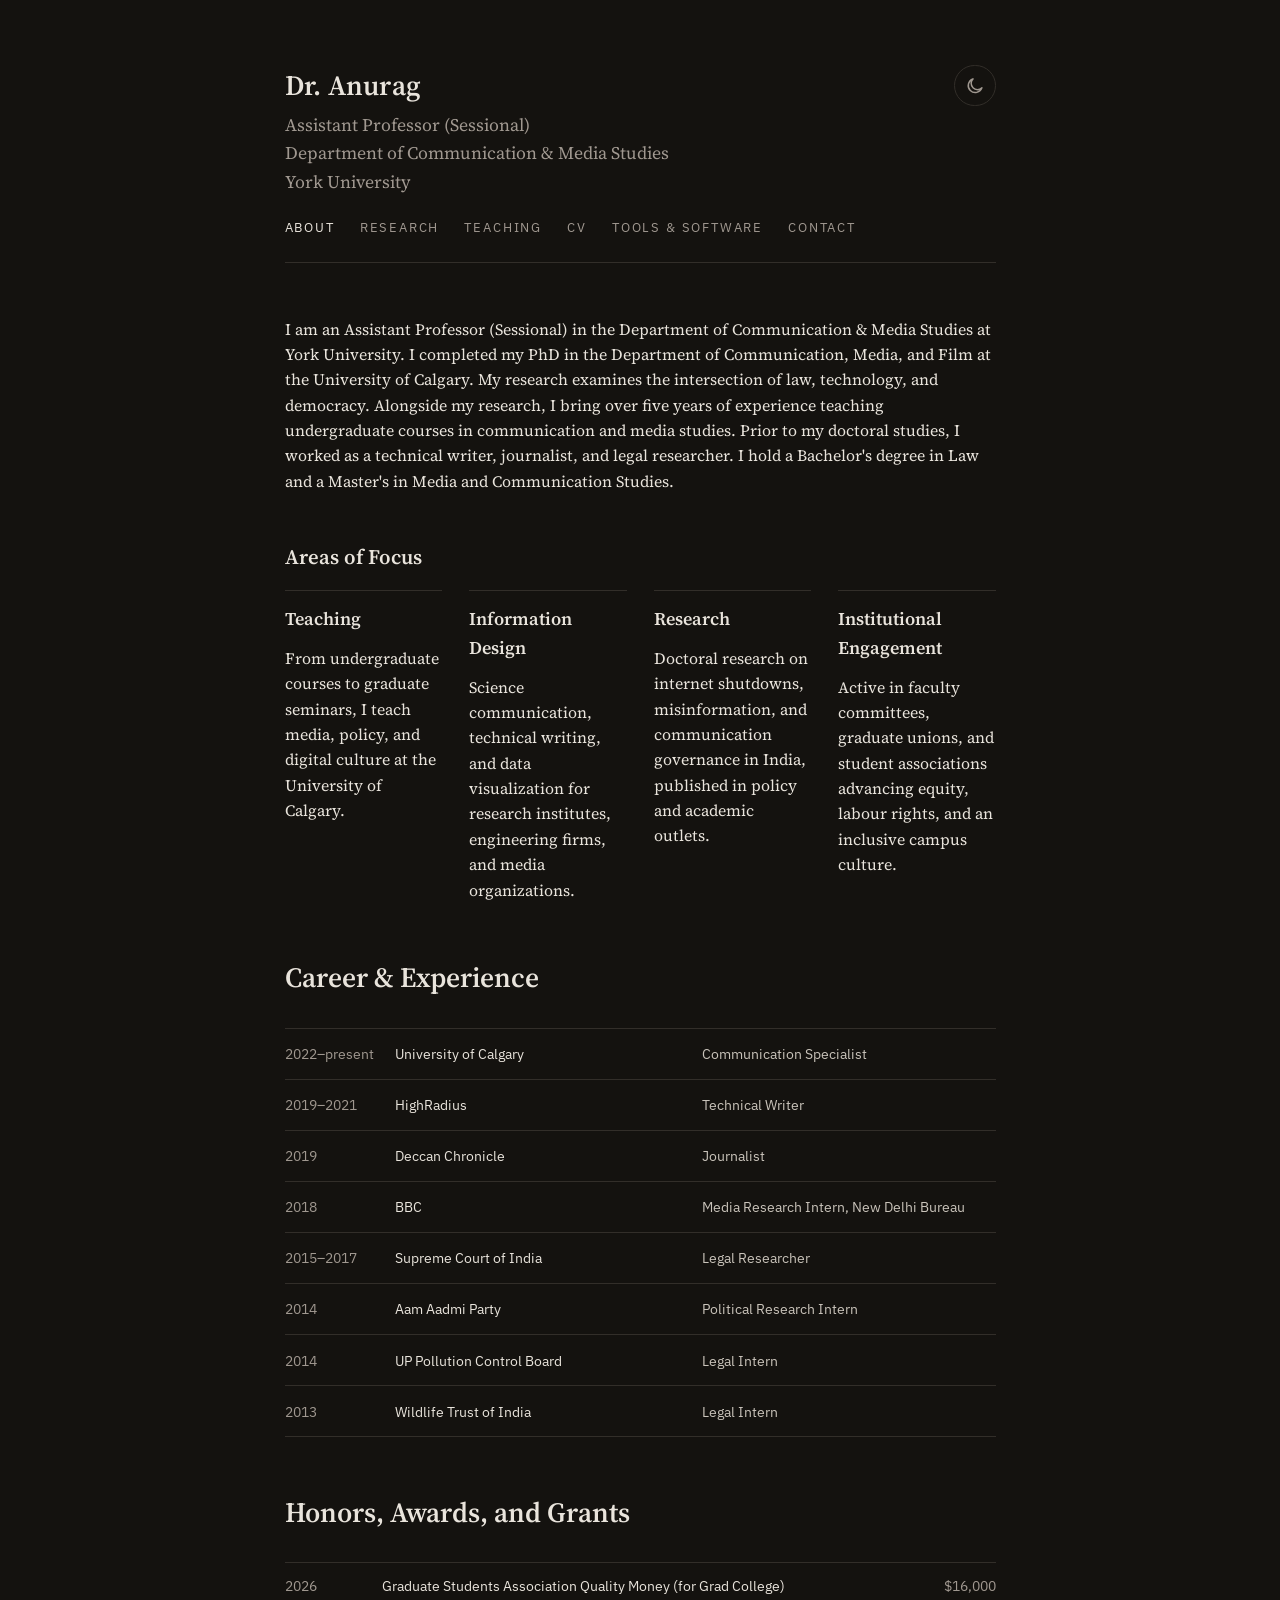
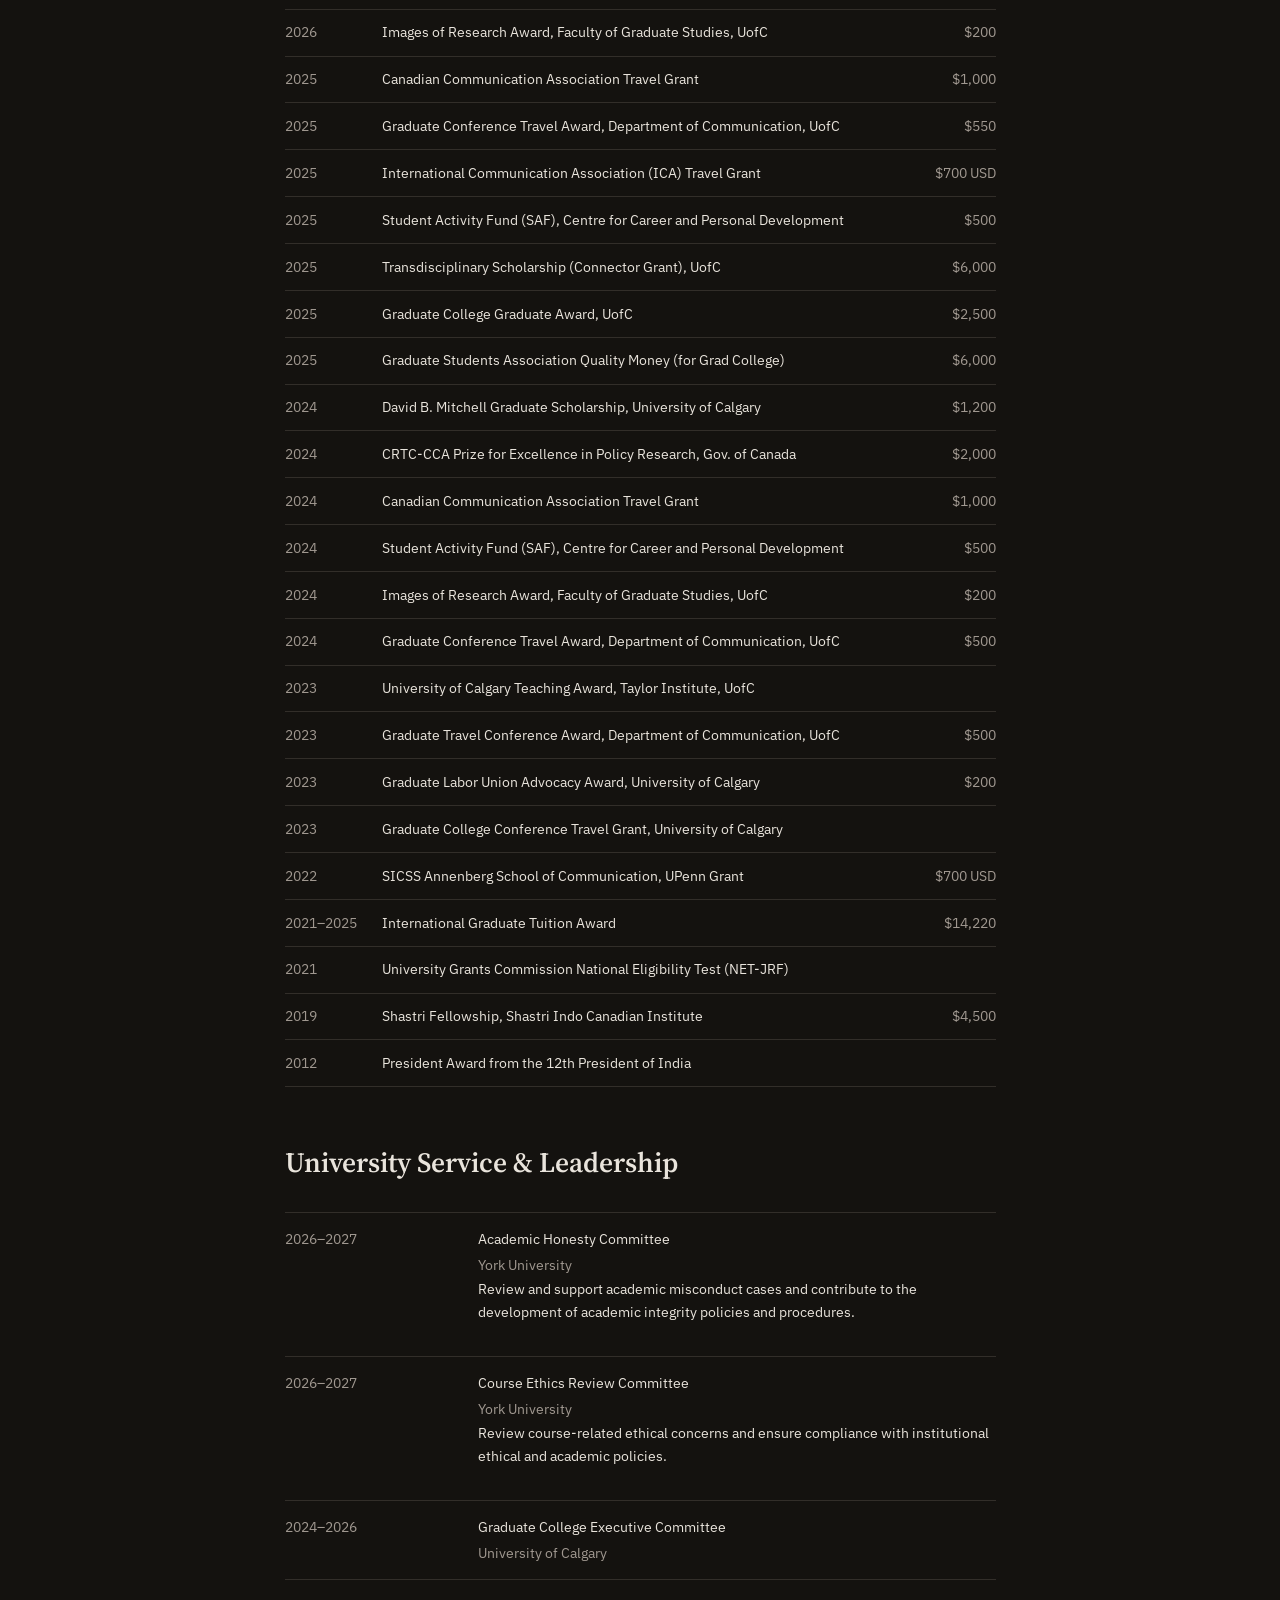
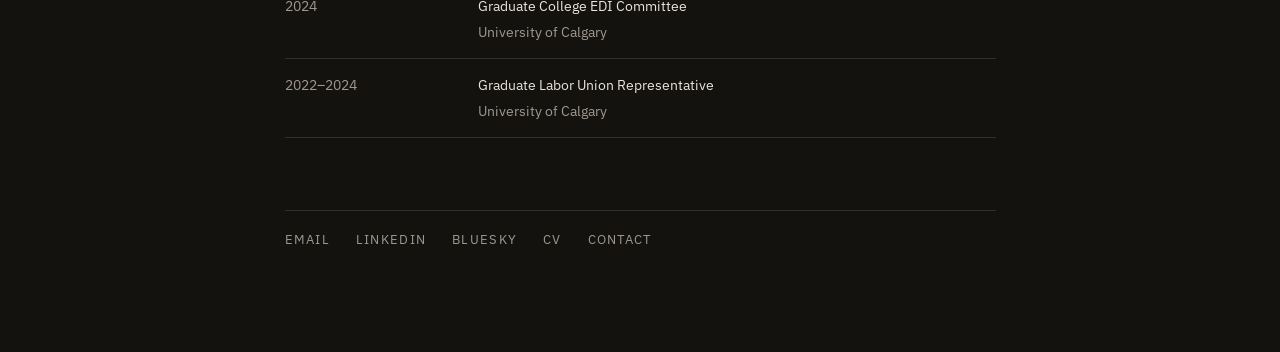
<file: index.html>
<!DOCTYPE html>
<html lang="en">
<head>
  <meta charset="utf-8">
  <meta name="viewport" content="width=device-width, initial-scale=1">
  <title>Anurag — Assistant Professor (Sessional), York University</title>
  <meta name="description" content="Anurag is an Assistant Professor (Sessional) at York University. His research examines the intersection of law, technology, and democracy.">
  <link rel="canonical" href="https://imisstravelling.github.io/anurag.github.io/">
  <meta name="theme-color" content="#14120f" media="(prefers-color-scheme: dark)">
  <meta name="theme-color" content="#fffefc" media="(prefers-color-scheme: light)">
  <link rel="icon" type="image/png" href="assets/favicon.png?v=2">
  <link rel="preconnect" href="https://fonts.googleapis.com">
  <link rel="preconnect" href="https://fonts.gstatic.com" crossorigin>
  <link href="https://fonts.googleapis.com/css2?family=IBM+Plex+Sans:wght@400;500&family=Source+Serif+4:ital,opsz,wght@0,8..60,400;0,8..60,600;1,8..60,400&display=swap" rel="stylesheet">
  <link rel="stylesheet" href="assets/css/style.css">
  <script>
    try {
      var t = localStorage.getItem('anurag-theme');
      if (t === 'light' || t === 'dark') document.documentElement.setAttribute('data-theme', t);
    } catch (e) {}
  </script>
</head>
<body>
  <div class="page">
    <header class="masthead">
      <div class="masthead-top">
        <h1><a href="index.html">Dr. Anurag</a></h1>
        <button class="theme-toggle" id="theme-toggle" type="button" aria-label="Switch to light theme">
          <svg class="icon-sun" viewBox="0 0 24 24" fill="none" stroke="currentColor" stroke-width="1.8" stroke-linecap="round" aria-hidden="true">
            <circle cx="12" cy="12" r="4.2"></circle>
            <path d="M12 2.6v2.2M12 19.2v2.2M4.2 4.2l1.6 1.6M18.2 18.2l1.6 1.6M2.6 12h2.2M19.2 12h2.2M4.2 19.8l1.6-1.6M18.2 5.8l1.6-1.6"></path>
          </svg>
          <svg class="icon-moon" viewBox="0 0 24 24" fill="none" stroke="currentColor" stroke-width="1.8" stroke-linecap="round" stroke-linejoin="round" aria-hidden="true">
            <path d="M20.5 14.3A8.5 8.5 0 1 1 9.7 3.5a6.8 6.8 0 0 0 10.8 10.8Z"></path>
          </svg>
        </button>
      </div>
      <p class="role">
        Assistant Professor (Sessional)<br>
        Department of Communication &amp; Media Studies<br>
        York University
      </p>
      <nav>
        <a href="index.html" aria-current="page">About</a>
        <a href="research.html">Research</a>
        <a href="teaching.html">Teaching</a>
        <a href="assets/Anurag%20CV.pdf">CV</a>
        <a href="software.html">Tools &amp; Software</a>
        <a href="contact.html">Contact</a>
      </nav>
    </header>

    <main>
      <section class="hero-intro lede" aria-label="About Anurag">
        <p>I am an Assistant Professor (Sessional) in the Department of Communication &amp; Media Studies at York University. I completed my PhD in the Department of Communication, Media, and Film at the University of Calgary. My research examines the intersection of law, technology, and democracy. Alongside my research, I bring over five years of experience teaching undergraduate courses in communication and media studies. Prior to my doctoral studies, I worked as a technical writer, journalist, and legal researcher. I hold a Bachelor's degree in Law and a Master's in Media and Communication Studies.</p>
      </section>

      <section class="skills" aria-labelledby="skills-heading">
        <h2 id="skills-heading">Areas of Focus</h2>
        <div class="skills-grid">
          <article class="skill-card">
            <h3>Teaching</h3>
            <p>From undergraduate courses to graduate seminars, I teach media, policy, and digital culture at the University of Calgary.</p>
          </article>
          <article class="skill-card">
            <h3>Information Design</h3>
            <p>Science communication, technical writing, and data visualization for research institutes, engineering firms, and media organizations.</p>
          </article>
          <article class="skill-card">
            <h3>Research</h3>
            <p>Doctoral research on internet shutdowns, misinformation, and communication governance in India, published in policy and academic outlets.</p>
          </article>
          <article class="skill-card">
            <h3>Institutional Engagement</h3>
            <p>Active in faculty committees, graduate unions, and student associations advancing equity, labour rights, and an inclusive campus culture.</p>
          </article>
        </div>
      </section>

      <section class="career" aria-labelledby="career-heading">
        <h2 id="career-heading" class="career-title">Career &amp; Experience</h2>
        <div class="career-list">
          <article class="career-row">
            <span class="career-date">2022–present</span>
            <span class="career-organization">University of Calgary</span>
            <span class="career-role">Communication Specialist</span>
          </article>
          <article class="career-row">
            <span class="career-date">2019–2021</span>
            <span class="career-organization">HighRadius</span>
            <span class="career-role">Technical Writer</span>
          </article>
          <article class="career-row">
            <span class="career-date">2019</span>
            <span class="career-organization">Deccan Chronicle</span>
            <span class="career-role">Journalist</span>
          </article>
          <article class="career-row">
            <span class="career-date">2018</span>
            <span class="career-organization">BBC</span>
            <span class="career-role">Media Research Intern, New Delhi Bureau</span>
          </article>
          <article class="career-row">
            <span class="career-date">2015–2017</span>
            <span class="career-organization">Supreme Court of India</span>
            <span class="career-role">Legal Researcher</span>
          </article>
          <article class="career-row">
            <span class="career-date">2014</span>
            <span class="career-organization">Aam Aadmi Party</span>
            <span class="career-role">Political Research Intern</span>
          </article>
          <article class="career-row">
            <span class="career-date">2014</span>
            <span class="career-organization">UP Pollution Control Board</span>
            <span class="career-role">Legal Intern</span>
          </article>
          <article class="career-row">
            <span class="career-date">2013</span>
            <span class="career-organization">Wildlife Trust of India</span>
            <span class="career-role">Legal Intern</span>
          </article>
        </div>
      </section>

      <section class="awards" aria-labelledby="awards-heading">
        <h2 id="awards-heading" class="career-title">Honors, Awards, and Grants</h2>
        <div class="awards-list">
          <article class="award-row">
            <span class="award-date">2026</span>
            <span class="award-name">Graduate Students Association Quality Money (for Grad College)</span>
            <span class="award-amount">$16,000</span>
          </article>
          <article class="award-row">
            <span class="award-date">2026</span>
            <span class="award-name">Images of Research Award, Faculty of Graduate Studies, UofC</span>
            <span class="award-amount">$200</span>
          </article>
          <article class="award-row">
            <span class="award-date">2025</span>
            <span class="award-name">Canadian Communication Association Travel Grant</span>
            <span class="award-amount">$1,000</span>
          </article>
          <article class="award-row">
            <span class="award-date">2025</span>
            <span class="award-name">Graduate Conference Travel Award, Department of Communication, UofC</span>
            <span class="award-amount">$550</span>
          </article>
          <article class="award-row">
            <span class="award-date">2025</span>
            <span class="award-name">International Communication Association (ICA) Travel Grant</span>
            <span class="award-amount">$700 USD</span>
          </article>
          <article class="award-row">
            <span class="award-date">2025</span>
            <span class="award-name">Student Activity Fund (SAF), Centre for Career and Personal Development</span>
            <span class="award-amount">$500</span>
          </article>
          <article class="award-row">
            <span class="award-date">2025</span>
            <span class="award-name">Transdisciplinary Scholarship (Connector Grant), UofC</span>
            <span class="award-amount">$6,000</span>
          </article>
          <article class="award-row">
            <span class="award-date">2025</span>
            <span class="award-name">Graduate College Graduate Award, UofC</span>
            <span class="award-amount">$2,500</span>
          </article>
          <article class="award-row">
            <span class="award-date">2025</span>
            <span class="award-name">Graduate Students Association Quality Money (for Grad College)</span>
            <span class="award-amount">$6,000</span>
          </article>
          <article class="award-row">
            <span class="award-date">2024</span>
            <span class="award-name">David B. Mitchell Graduate Scholarship, University of Calgary</span>
            <span class="award-amount">$1,200</span>
          </article>
          <article class="award-row">
            <span class="award-date">2024</span>
            <span class="award-name">CRTC-CCA Prize for Excellence in Policy Research, Gov. of Canada</span>
            <span class="award-amount">$2,000</span>
          </article>
          <article class="award-row">
            <span class="award-date">2024</span>
            <span class="award-name">Canadian Communication Association Travel Grant</span>
            <span class="award-amount">$1,000</span>
          </article>
          <article class="award-row">
            <span class="award-date">2024</span>
            <span class="award-name">Student Activity Fund (SAF), Centre for Career and Personal Development</span>
            <span class="award-amount">$500</span>
          </article>
          <article class="award-row">
            <span class="award-date">2024</span>
            <span class="award-name">Images of Research Award, Faculty of Graduate Studies, UofC</span>
            <span class="award-amount">$200</span>
          </article>
          <article class="award-row">
            <span class="award-date">2024</span>
            <span class="award-name">Graduate Conference Travel Award, Department of Communication, UofC</span>
            <span class="award-amount">$500</span>
          </article>
          <article class="award-row">
            <span class="award-date">2023</span>
            <span class="award-name">University of Calgary Teaching Award, Taylor Institute, UofC</span>
            <span class="award-amount"></span>
          </article>
          <article class="award-row">
            <span class="award-date">2023</span>
            <span class="award-name">Graduate Travel Conference Award, Department of Communication, UofC</span>
            <span class="award-amount">$500</span>
          </article>
          <article class="award-row">
            <span class="award-date">2023</span>
            <span class="award-name">Graduate Labor Union Advocacy Award, University of Calgary</span>
            <span class="award-amount">$200</span>
          </article>
          <article class="award-row">
            <span class="award-date">2023</span>
            <span class="award-name">Graduate College Conference Travel Grant, University of Calgary</span>
            <span class="award-amount"></span>
          </article>
          <article class="award-row">
            <span class="award-date">2022</span>
            <span class="award-name">SICSS Annenberg School of Communication, UPenn Grant</span>
            <span class="award-amount">$700 USD</span>
          </article>
          <article class="award-row">
            <span class="award-date">2021–2025</span>
            <span class="award-name">International Graduate Tuition Award</span>
            <span class="award-amount">$14,220</span>
          </article>
          <article class="award-row">
            <span class="award-date">2021</span>
            <span class="award-name">University Grants Commission National Eligibility Test (NET-JRF)</span>
            <span class="award-amount"></span>
          </article>
          <article class="award-row">
            <span class="award-date">2019</span>
            <span class="award-name">Shastri Fellowship, Shastri Indo Canadian Institute</span>
            <span class="award-amount">$4,500</span>
          </article>
          <article class="award-row">
            <span class="award-date">2012</span>
            <span class="award-name">President Award from the 12th President of India</span>
            <span class="award-amount"></span>
          </article>
        </div>
      </section>

      <section class="university-services" aria-labelledby="university-services-heading">
        <h2 id="university-services-heading" class="career-title">University Service &amp; Leadership</h2>
        <div class="service-list">
          <article class="service-row">
            <span class="service-date">2026–2027</span>
            <div class="service-detail">
              <p class="service-role">Academic Honesty Committee</p>
              <p class="service-institution">York University</p>
              <p class="note">Review and support academic misconduct cases and contribute to the development of academic integrity policies and procedures.</p>
            </div>
            </article>
          <article class="service-row">
            <span class="service-date">2026–2027</span>
            <div class="service-detail">
              <p class="service-role">Course Ethics Review Committee</p>
              <p class="service-institution">York University</p>
              <p class="note">Review course-related ethical concerns and ensure compliance with institutional ethical and academic policies.</p>
            </div>
          </article>
          <article class="service-row">
            <span class="service-date">2024–2026</span>
            <div class="service-detail">
              <p class="service-role">Graduate College Executive Committee</p>
              <p class="service-institution">University of Calgary</p>
            </div>
          </article>
          <article class="service-row">
            <span class="service-date">2024</span>
            <div class="service-detail">
              <p class="service-role">Graduate College EDI Committee</p>
              <p class="service-institution">University of Calgary</p>
            </div>
          </article>
          <article class="service-row">
            <span class="service-date">2022–2024</span>
            <div class="service-detail">
              <p class="service-role">Graduate Labor Union Representative</p>
              <p class="service-institution">University of Calgary</p>
            </div>
          </article>
        </div>
      </section>

    </main>

    <footer>
      <div class="footer-links">
        <a href="mailto:anurag1@yorku.ca">Email</a>
        <a href="https://www.linkedin.com/in/researchgap" target="_blank" rel="noopener">LinkedIn</a>
        <a href="https://bsky.app/profile/researchgap.bsky.social" target="_blank" rel="noopener">Bluesky</a>
        <a href="assets/Anurag%20CV.pdf">CV</a>
        <a href="contact.html">Contact</a>
      </div>
    </footer>
  </div>
  <script src="assets/js/theme.js"></script>
</body>
</html>
</file>
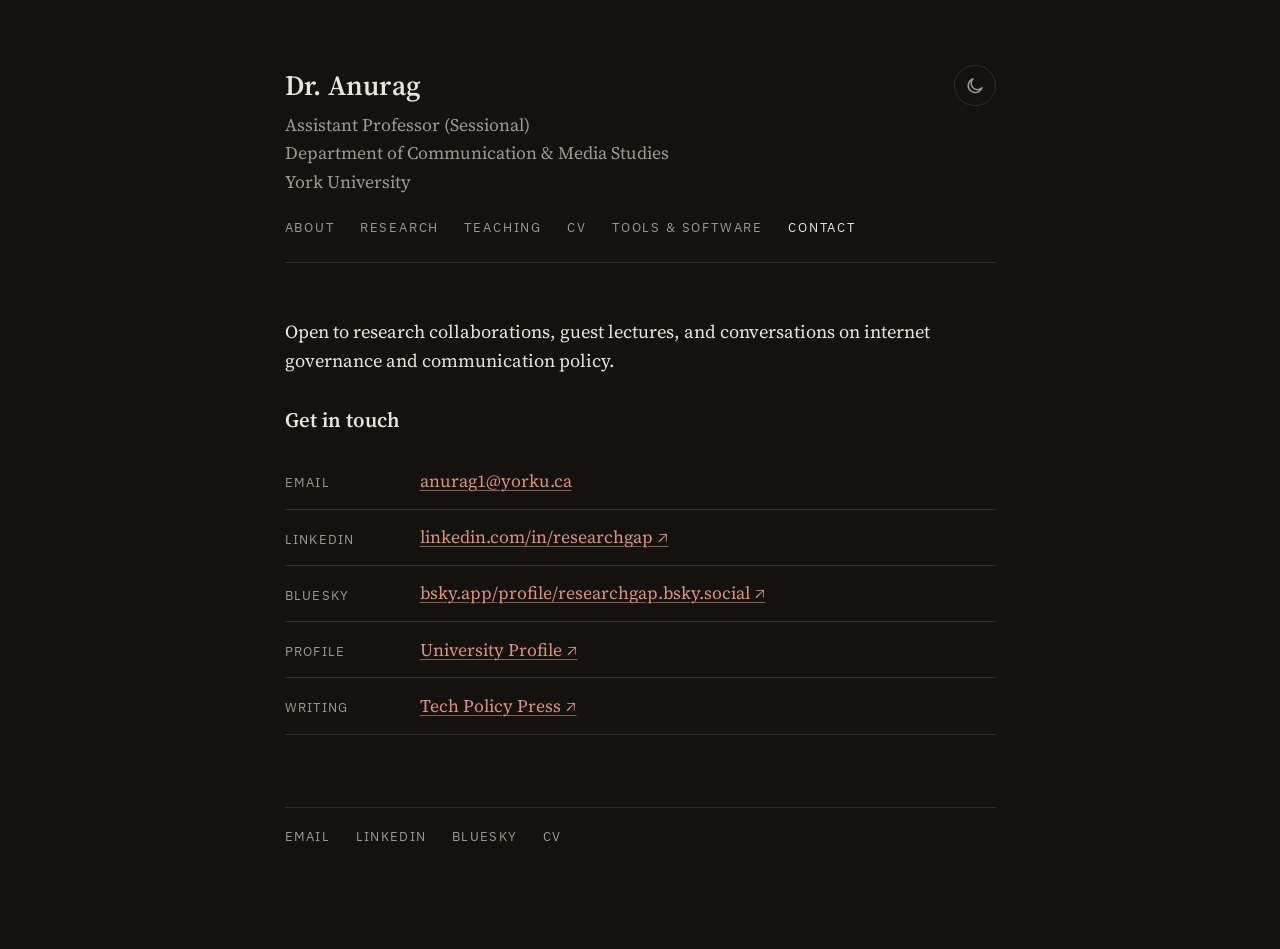
<file: contact.html>
<!DOCTYPE html>
<html lang="en">
<head>
  <meta charset="utf-8">
  <meta name="viewport" content="width=device-width, initial-scale=1">
  <title>Contact — Anurag</title>
  <meta name="description" content="Contact Anurag — doctoral researcher at the University of Calgary. Email, LinkedIn, and departmental details.">
  <link rel="icon" type="image/png" href="assets/favicon.png?v=2">
  <link rel="preconnect" href="https://fonts.googleapis.com">
  <link rel="preconnect" href="https://fonts.gstatic.com" crossorigin>
  <link href="https://fonts.googleapis.com/css2?family=IBM+Plex+Sans:wght@400;500&family=Source+Serif+4:ital,opsz,wght@0,8..60,400;0,8..60,600;1,8..60,400&display=swap" rel="stylesheet">
  <link rel="stylesheet" href="assets/css/style.css">
  <script>
    try {
      var t = localStorage.getItem('anurag-theme');
      if (t === 'light' || t === 'dark') document.documentElement.setAttribute('data-theme', t);
    } catch (e) {}
  </script>
</head>
<body>
  <div class="page">
    <header class="masthead">
      <div class="masthead-top">
        <h1><a href="index.html">Dr. Anurag</a></h1>
        <button class="theme-toggle" id="theme-toggle" type="button" aria-label="Switch to light theme">
          <svg class="icon-sun" viewBox="0 0 24 24" fill="none" stroke="currentColor" stroke-width="1.8" stroke-linecap="round" aria-hidden="true">
            <circle cx="12" cy="12" r="4.2"></circle>
            <path d="M12 2.6v2.2M12 19.2v2.2M4.2 4.2l1.6 1.6M18.2 18.2l1.6 1.6M2.6 12h2.2M19.2 12h2.2M4.2 19.8l1.6-1.6M18.2 5.8l1.6-1.6"></path>
          </svg>
          <svg class="icon-moon" viewBox="0 0 24 24" fill="none" stroke="currentColor" stroke-width="1.8" stroke-linecap="round" stroke-linejoin="round" aria-hidden="true">
            <path d="M20.5 14.3A8.5 8.5 0 1 1 9.7 3.5a6.8 6.8 0 0 0 10.8 10.8Z"></path>
          </svg>
        </button>
      </div>
      <p class="role">
        Assistant Professor (Sessional)<br>
        Department of Communication &amp; Media Studies<br>
        York University
      </p>
      <nav>
        <a href="index.html">About</a>
        <a href="research.html">Research</a>
        <a href="teaching.html">Teaching</a>
        <a href="assets/Anurag%20CV.pdf">CV</a>
        <a href="software.html">Tools &amp; Software</a>
        <a href="contact.html" aria-current="page">Contact</a>
      </nav>
    </header>

    <main>
      <p class="section-intro">Open to research collaborations, guest lectures, and conversations on internet governance and communication policy.</p>

      <h2>Get in touch</h2>
      <ul class="contact-list">
        <li><span class="label">Email</span> <a href="mailto:anurag1@yorku.ca">anurag1@yorku.ca</a></li>
        <li><span class="label">LinkedIn</span> <a href="https://www.linkedin.com/in/researchgap" target="_blank" rel="noopener">linkedin.com/in/researchgap ↗</a></li>
        <li><span class="label">Bluesky</span> <a href="https://bsky.app/profile/researchgap.bsky.social" target="_blank" rel="noopener">bsky.app/profile/researchgap.bsky.social ↗</a></li>
        <li><span class="label">Profile</span> <a href="https://discover.academics.yorku.ca/Anurag.Anurag" target="_blank" rel="noopener">University Profile ↗</a></li>
        <li><span class="label">Writing</span> <a href="https://www.techpolicy.press/author/anurag" target="_blank" rel="noopener">Tech Policy Press ↗</a></li>
      </ul>

    </main>

    <footer>
      <div class="footer-links">
        <a href="mailto:anurag1@yorku.ca">Email</a>
        <a href="https://www.linkedin.com/in/researchgap" target="_blank" rel="noopener">LinkedIn</a>
        <a href="https://bsky.app/profile/researchgap.bsky.social" target="_blank" rel="noopener">Bluesky</a>
        <a href="assets/Anurag%20CV.pdf">CV</a>
      </div>
    </footer>
  </div>
  <script src="assets/js/theme.js"></script>
</body>
</html>
</file>
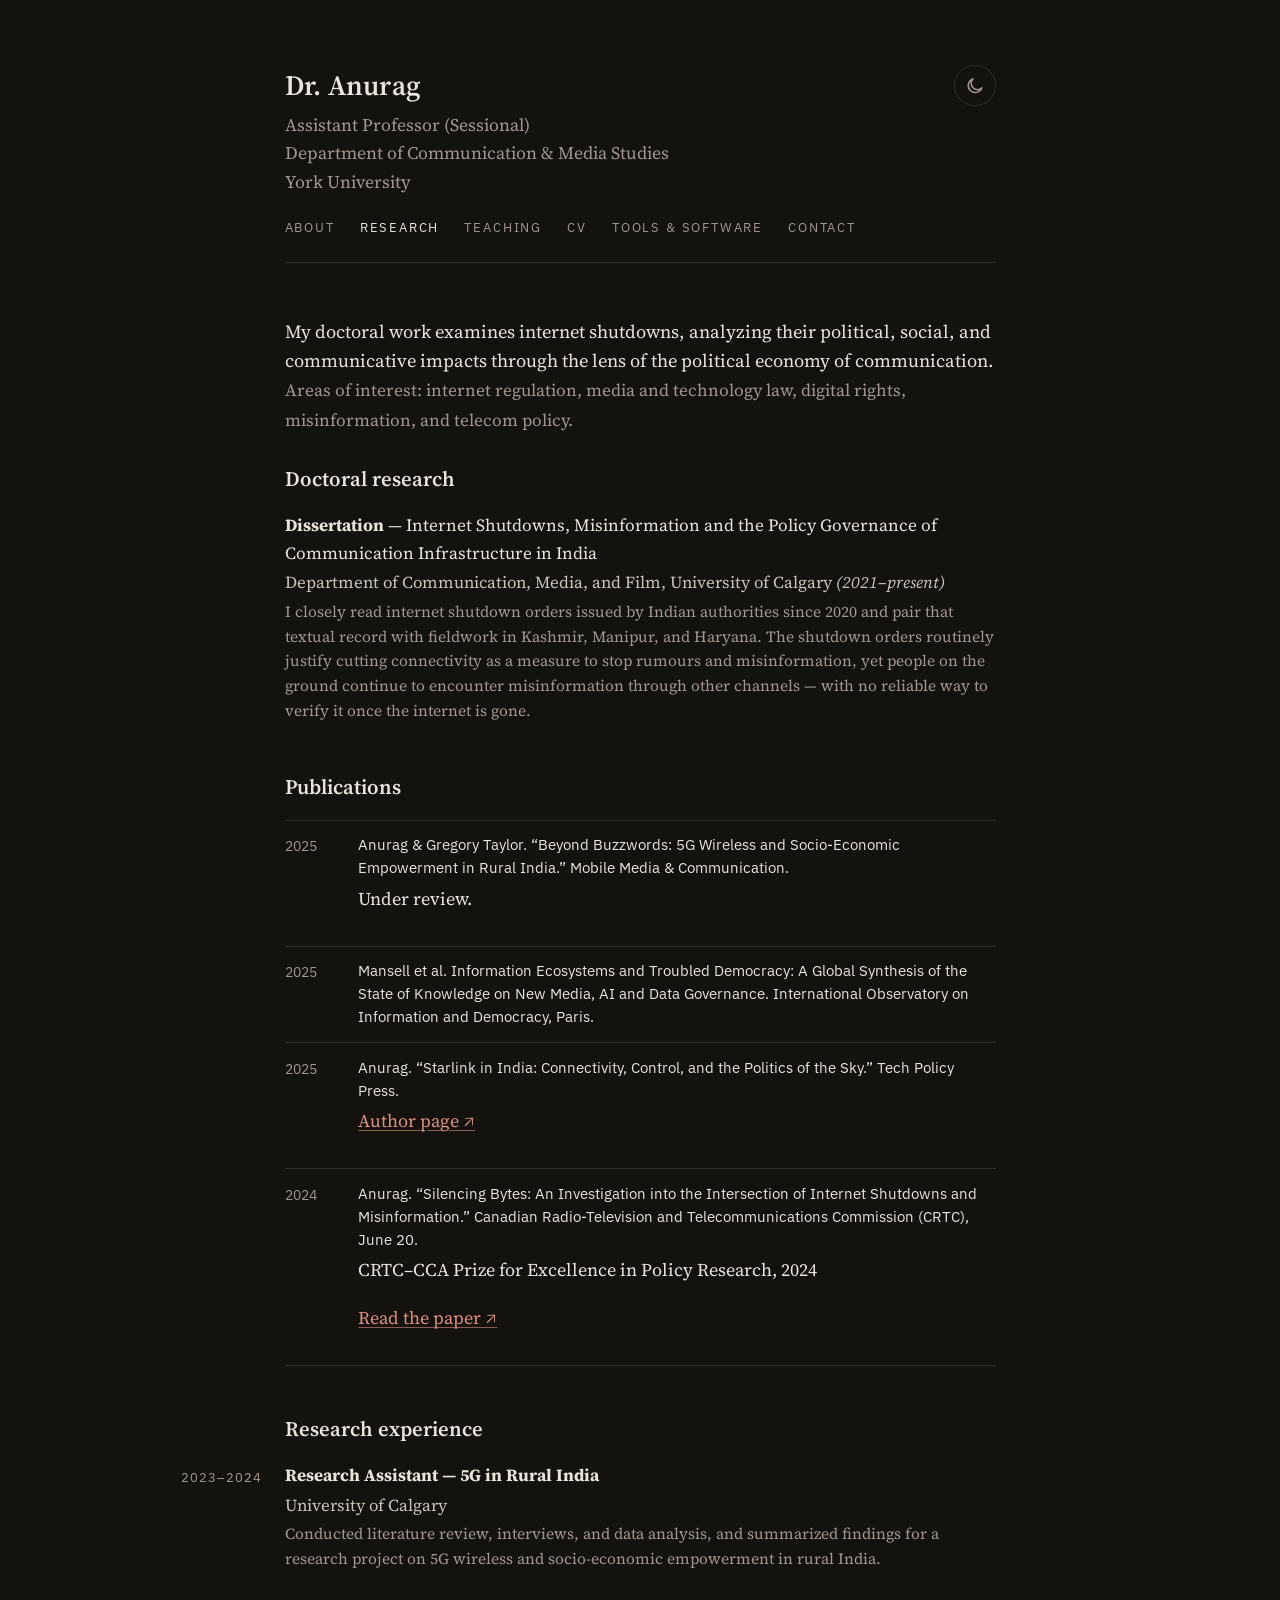
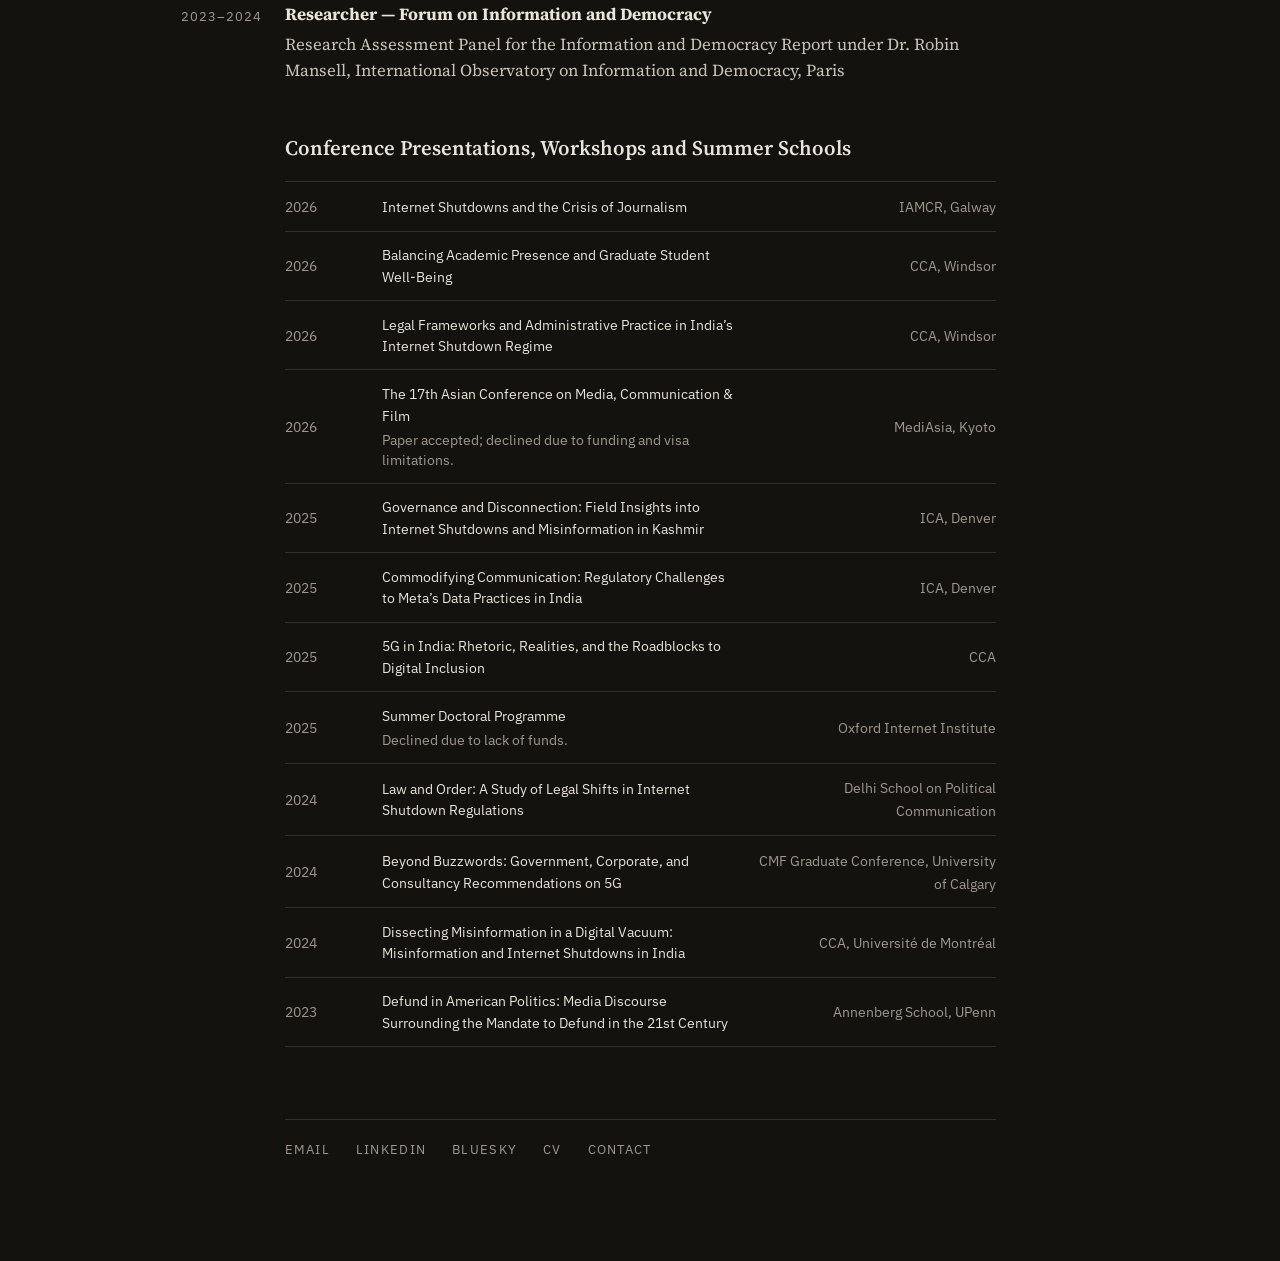
<file: research.html>
<!DOCTYPE html>
<html lang="en">
<head>
  <meta charset="utf-8">
  <meta name="viewport" content="width=device-width, initial-scale=1">
  <title>Research — Anurag</title>
  <meta name="description" content="Research by Anurag on internet shutdowns, misinformation, 5G, and communication governance in India — publications, policy work, and doctoral research.">
  <link rel="icon" type="image/png" href="assets/favicon.png?v=2">
  <link rel="preconnect" href="https://fonts.googleapis.com">
  <link rel="preconnect" href="https://fonts.gstatic.com" crossorigin>
  <link href="https://fonts.googleapis.com/css2?family=IBM+Plex+Sans:wght@400;500&family=Source+Serif+4:ital,opsz,wght@0,8..60,400;0,8..60,600;1,8..60,400&display=swap" rel="stylesheet">
  <link rel="stylesheet" href="assets/css/style.css">
  <script>
    try {
      var t = localStorage.getItem('anurag-theme');
      if (t === 'light' || t === 'dark') document.documentElement.setAttribute('data-theme', t);
    } catch (e) {}
  </script>
</head>
<body>
  <div class="page">
    <header class="masthead">
      <div class="masthead-top">
        <h1><a href="index.html">Dr. Anurag</a></h1>
        <button class="theme-toggle" id="theme-toggle" type="button" aria-label="Switch to light theme">
          <svg class="icon-sun" viewBox="0 0 24 24" fill="none" stroke="currentColor" stroke-width="1.8" stroke-linecap="round" aria-hidden="true">
            <circle cx="12" cy="12" r="4.2"></circle>
            <path d="M12 2.6v2.2M12 19.2v2.2M4.2 4.2l1.6 1.6M18.2 18.2l1.6 1.6M2.6 12h2.2M19.2 12h2.2M4.2 19.8l1.6-1.6M18.2 5.8l1.6-1.6"></path>
          </svg>
          <svg class="icon-moon" viewBox="0 0 24 24" fill="none" stroke="currentColor" stroke-width="1.8" stroke-linecap="round" stroke-linejoin="round" aria-hidden="true">
            <path d="M20.5 14.3A8.5 8.5 0 1 1 9.7 3.5a6.8 6.8 0 0 0 10.8 10.8Z"></path>
          </svg>
        </button>
      </div>
      <p class="role">
        Assistant Professor (Sessional)<br>
        Department of Communication &amp; Media Studies<br>
        York University
      </p>
      <nav>
        <a href="index.html">About</a>
        <a href="research.html" aria-current="page">Research</a>
        <a href="teaching.html">Teaching</a>
        <a href="assets/Anurag%20CV.pdf">CV</a>
        <a href="software.html">Tools &amp; Software</a>
        <a href="contact.html">Contact</a>
      </nav>
    </header>

    <main>
      <p class="section-intro">My doctoral work examines internet shutdowns, analyzing their political, social, and communicative impacts through the lens of the political economy of communication. <span class="sub">Areas of interest: internet regulation, media and technology law, digital rights, misinformation, and telecom policy.</span></p>

      <h2>Doctoral research</h2>
      <article class="entry">
        <p class="role-line"><strong>Dissertation</strong> — Internet Shutdowns, Misinformation and the Policy Governance of Communication Infrastructure in India</p>
        <p class="byline">Department of Communication, Media, and Film, University of Calgary <span class="venue">(2021–present)</span></p>
        <p class="note">I closely read internet shutdown orders issued by Indian authorities since 2020 and pair that textual record with fieldwork in Kashmir, Manipur, and Haryana. The shutdown orders routinely justify cutting connectivity as a measure to stop rumours and misinformation, yet people on the ground continue to encounter misinformation through other channels — with no reliable way to verify it once the internet is gone.</p>
      </article>

      <h2>Publications</h2>
      <div class="publication-list">
        <article class="publication">
          <span class="date">2025</span>
          <div>
            <p class="byline">Anurag &amp; Gregory Taylor. “Beyond Buzzwords: 5G Wireless and Socio-Economic Empowerment in Rural India.” <span class="venue">Mobile Media &amp; Communication.</span></p>
            <p class="note">Under review.</p>
          </div>
        </article>
        <article class="publication">
          <span class="date">2025</span>
          <div>
            <p class="byline">Mansell et al. <span class="venue">Information Ecosystems and Troubled Democracy: A Global Synthesis of the State of Knowledge on New Media, AI and Data Governance.</span> International Observatory on Information and Democracy, Paris.</p>
          </div>
        </article>
        <article class="publication">
          <span class="date">2025</span>
          <div>
            <p class="byline">Anurag. “Starlink in India: Connectivity, Control, and the Politics of the Sky.” <span class="venue">Tech Policy Press.</span></p>
            <p class="note"><a href="https://www.techpolicy.press/author/anurag" target="_blank" rel="noopener">Author page ↗</a></p>
          </div>
        </article>
        <article class="publication">
          <span class="date">2024</span>
          <div>
            <p class="byline">Anurag. “Silencing Bytes: An Investigation into the Intersection of Internet Shutdowns and Misinformation.” <span class="venue">Canadian Radio-Television and Telecommunications Commission (CRTC), June 20.</span></p>
            <p class="note award">CRTC–CCA Prize for Excellence in Policy Research, 2024</p>
            <p class="note"><a href="https://crtc.gc.ca/eng/acrtc/prx/2024anurag.htm" target="_blank" rel="noopener">Read the paper ↗</a></p>
          </div>
        </article>
      </div>

      <h2>Research experience</h2>
      <article class="entry">
        <span class="date">2023–2024</span>
        <p class="role-line"><strong>Research Assistant — 5G in Rural India</strong></p>
        <p class="byline">University of Calgary</p>
        <p class="note">Conducted literature review, interviews, and data analysis, and summarized findings for a research project on 5G wireless and socio-economic empowerment in rural India.</p>
      </article>
      <article class="entry">
        <span class="date">2023–2024</span>
        <p class="role-line"><strong>Researcher — Forum on Information and Democracy</strong></p>
        <p class="byline">Research Assessment Panel for the Information and Democracy Report under Dr. Robin Mansell, International Observatory on Information and Democracy, Paris</p>
      </article>

      <h2>Conference Presentations, Workshops and Summer Schools</h2>
      <div class="conference-list">
        <article class="conference-row">
          <span class="date">2026</span>
          <p class="conference-title">Internet Shutdowns and the Crisis of Journalism</p>
          <span class="conference-venue">IAMCR, Galway</span>
        </article>
        <article class="conference-row">
          <span class="date">2026</span>
          <p class="conference-title">Balancing Academic Presence and Graduate Student Well-Being</p>
          <span class="conference-venue">CCA, Windsor</span>
        </article>
        <article class="conference-row">
          <span class="date">2026</span>
          <p class="conference-title">Legal Frameworks and Administrative Practice in India’s Internet Shutdown Regime</p>
          <span class="conference-venue">CCA, Windsor</span>
        </article>
        <article class="conference-row">
          <span class="date">2026</span>
          <div>
            <p class="conference-title">The 17th Asian Conference on Media, Communication &amp; Film</p>
            <p class="conference-note">Paper accepted; declined due to funding and visa limitations.</p>
          </div>
          <span class="conference-venue">MediAsia, Kyoto</span>
        </article>
        <article class="conference-row">
          <span class="date">2025</span>
          <p class="conference-title">Governance and Disconnection: Field Insights into Internet Shutdowns and Misinformation in Kashmir</p>
          <span class="conference-venue">ICA, Denver</span>
        </article>
        <article class="conference-row">
          <span class="date">2025</span>
          <p class="conference-title">Commodifying Communication: Regulatory Challenges to Meta’s Data Practices in India</p>
          <span class="conference-venue">ICA, Denver</span>
        </article>
        <article class="conference-row">
          <span class="date">2025</span>
          <p class="conference-title">5G in India: Rhetoric, Realities, and the Roadblocks to Digital Inclusion</p>
          <span class="conference-venue">CCA</span>
        </article>
        <article class="conference-row">
          <span class="date">2025</span>
          <div>
            <p class="conference-title">Summer Doctoral Programme</p>
            <p class="conference-note">Declined due to lack of funds.</p>
          </div>
          <span class="conference-venue">Oxford Internet Institute</span>
        </article>
        <article class="conference-row">
          <span class="date">2024</span>
          <p class="conference-title">Law and Order: A Study of Legal Shifts in Internet Shutdown Regulations</p>
          <span class="conference-venue">Delhi School on Political Communication</span>
        </article>
        <article class="conference-row">
          <span class="date">2024</span>
          <p class="conference-title">Beyond Buzzwords: Government, Corporate, and Consultancy Recommendations on 5G</p>
          <span class="conference-venue">CMF Graduate Conference, University of Calgary</span>
        </article>
        <article class="conference-row">
          <span class="date">2024</span>
          <p class="conference-title">Dissecting Misinformation in a Digital Vacuum: Misinformation and Internet Shutdowns in India</p>
          <span class="conference-venue">CCA, Université de Montréal</span>
        </article>
        <article class="conference-row">
          <span class="date">2023</span>
          <p class="conference-title">Defund in American Politics: Media Discourse Surrounding the Mandate to Defund in the 21st Century</p>
          <span class="conference-venue">Annenberg School, UPenn</span>
        </article>
      </div>
    </main>

    <footer>
      <div class="footer-links">
        <a href="mailto:anurag1@ucalgary.ca">Email</a>
        <a href="https://www.linkedin.com/in/researchgap" target="_blank" rel="noopener">LinkedIn</a>
        <a href="https://bsky.app/profile/researchgap.bsky.social" target="_blank" rel="noopener">Bluesky</a>
        <a href="assets/Anurag%20CV.pdf">CV</a>
        <a href="contact.html">Contact</a>
      </div>
    </footer>
  </div>
  <script src="assets/js/theme.js"></script>
</body>
</html>
</file>
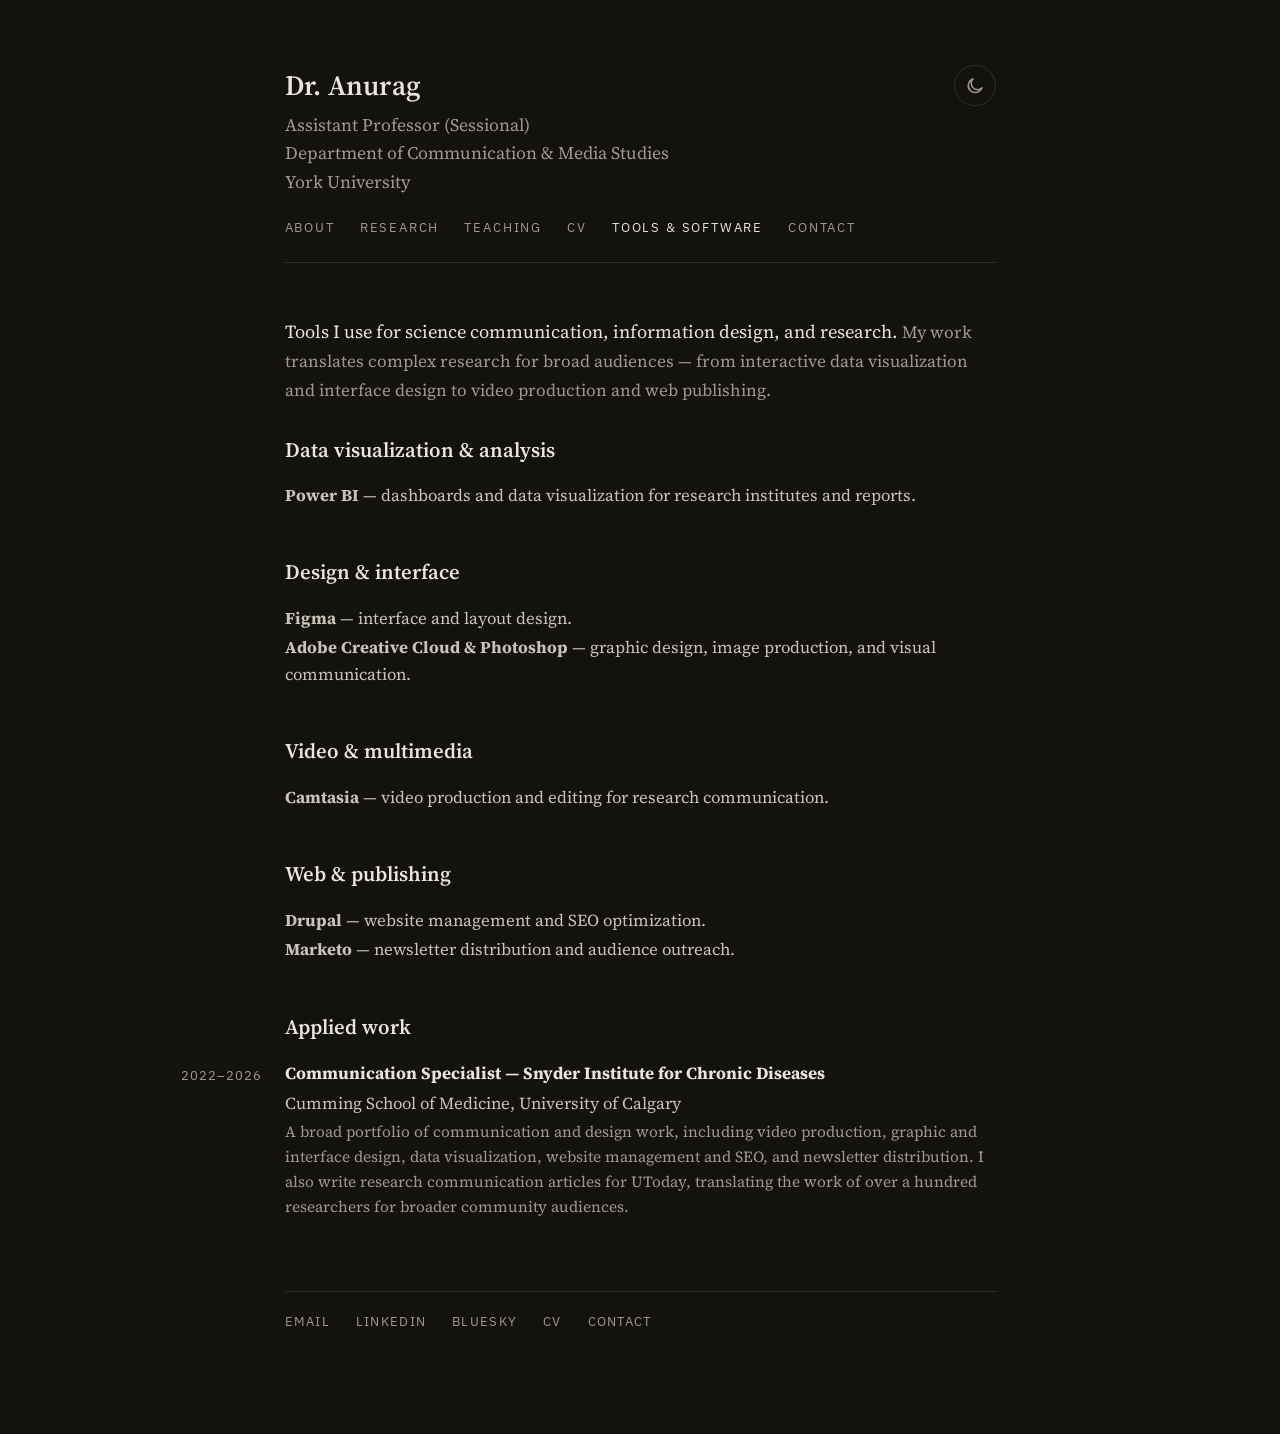
<file: software.html>
<!DOCTYPE html>
<html lang="en">
<head>
  <meta charset="utf-8">
  <meta name="viewport" content="width=device-width, initial-scale=1">
  <title>Tools &amp; Software — Anurag</title>
  <meta name="description" content="Tools and software Anurag uses for science communication, information design, and research — data visualization, interface design, video production, and web publishing.">
  <link rel="icon" type="image/png" href="assets/favicon.png?v=2">
  <link rel="preconnect" href="https://fonts.googleapis.com">
  <link rel="preconnect" href="https://fonts.gstatic.com" crossorigin>
  <link href="https://fonts.googleapis.com/css2?family=IBM+Plex+Sans:wght@400;500&family=Source+Serif+4:ital,opsz,wght@0,8..60,400;0,8..60,600;1,8..60,400&display=swap" rel="stylesheet">
  <link rel="stylesheet" href="assets/css/style.css">
  <script>
    try {
      var t = localStorage.getItem('anurag-theme');
      if (t === 'light' || t === 'dark') document.documentElement.setAttribute('data-theme', t);
    } catch (e) {}
  </script>
</head>
<body>
  <div class="page">
    <header class="masthead">
      <div class="masthead-top">
        <h1><a href="index.html">Dr. Anurag</a></h1>
        <button class="theme-toggle" id="theme-toggle" type="button" aria-label="Switch to light theme">
          <svg class="icon-sun" viewBox="0 0 24 24" fill="none" stroke="currentColor" stroke-width="1.8" stroke-linecap="round" aria-hidden="true">
            <circle cx="12" cy="12" r="4.2"></circle>
            <path d="M12 2.6v2.2M12 19.2v2.2M4.2 4.2l1.6 1.6M18.2 18.2l1.6 1.6M2.6 12h2.2M19.2 12h2.2M4.2 19.8l1.6-1.6M18.2 5.8l1.6-1.6"></path>
          </svg>
          <svg class="icon-moon" viewBox="0 0 24 24" fill="none" stroke="currentColor" stroke-width="1.8" stroke-linecap="round" stroke-linejoin="round" aria-hidden="true">
            <path d="M20.5 14.3A8.5 8.5 0 1 1 9.7 3.5a6.8 6.8 0 0 0 10.8 10.8Z"></path>
          </svg>
        </button>
      </div>
      <p class="role">
        Assistant Professor (Sessional)<br>
        Department of Communication &amp; Media Studies<br>
        York University
      </p>
      <nav>
        <a href="index.html">About</a>
        <a href="research.html">Research</a>
        <a href="teaching.html">Teaching</a>
        <a href="assets/Anurag%20CV.pdf">CV</a>
        <a href="software.html" aria-current="page">Tools &amp; Software</a>
        <a href="contact.html">Contact</a>
      </nav>
    </header>

    <main>
      <p class="section-intro">Tools I use for science communication, information design, and research. <span class="sub">My work translates complex research for broad audiences — from interactive data visualization and interface design to video production and web publishing.</span></p>

      <h2>Data visualization &amp; analysis</h2>
      <article class="entry">
        <p class="byline"><strong>Power BI</strong> — dashboards and data visualization for research institutes and reports.</p>
      </article>

      <h2>Design &amp; interface</h2>
      <article class="entry">
        <p class="byline"><strong>Figma</strong> — interface and layout design.</p>
        <p class="byline"><strong>Adobe Creative Cloud &amp; Photoshop</strong> — graphic design, image production, and visual communication.</p>
      </article>

      <h2>Video &amp; multimedia</h2>
      <article class="entry">
        <p class="byline"><strong>Camtasia</strong> — video production and editing for research communication.</p>
      </article>

      <h2>Web &amp; publishing</h2>
      <article class="entry">
        <p class="byline"><strong>Drupal</strong> — website management and SEO optimization.</p>
        <p class="byline"><strong>Marketo</strong> — newsletter distribution and audience outreach.</p>
      </article>

      <h2>Applied work</h2>
      <article class="entry">
        <span class="date">2022–2026</span>
        <p class="role-line"><strong>Communication Specialist — Snyder Institute for Chronic Diseases</strong></p>
        <p class="byline">Cumming School of Medicine, University of Calgary</p>
        <p class="note">A broad portfolio of communication and design work, including video production, graphic and interface design, data visualization, website management and SEO, and newsletter distribution. I also write research communication articles for UToday, translating the work of over a hundred researchers for broader community audiences.</p>
      </article>
    </main>

    <footer>
      <div class="footer-links">
        <a href="mailto:anurag1@yorku.ca">Email</a>
        <a href="https://www.linkedin.com/in/researchgap" target="_blank" rel="noopener">LinkedIn</a>
        <a href="https://bsky.app/profile/researchgap.bsky.social" target="_blank" rel="noopener">Bluesky</a>
        <a href="assets/Anurag%20CV.pdf">CV</a>
        <a href="contact.html">Contact</a>
      </div>
    </footer>
  </div>
  <script src="assets/js/theme.js"></script>
</body>
</html>
</file>
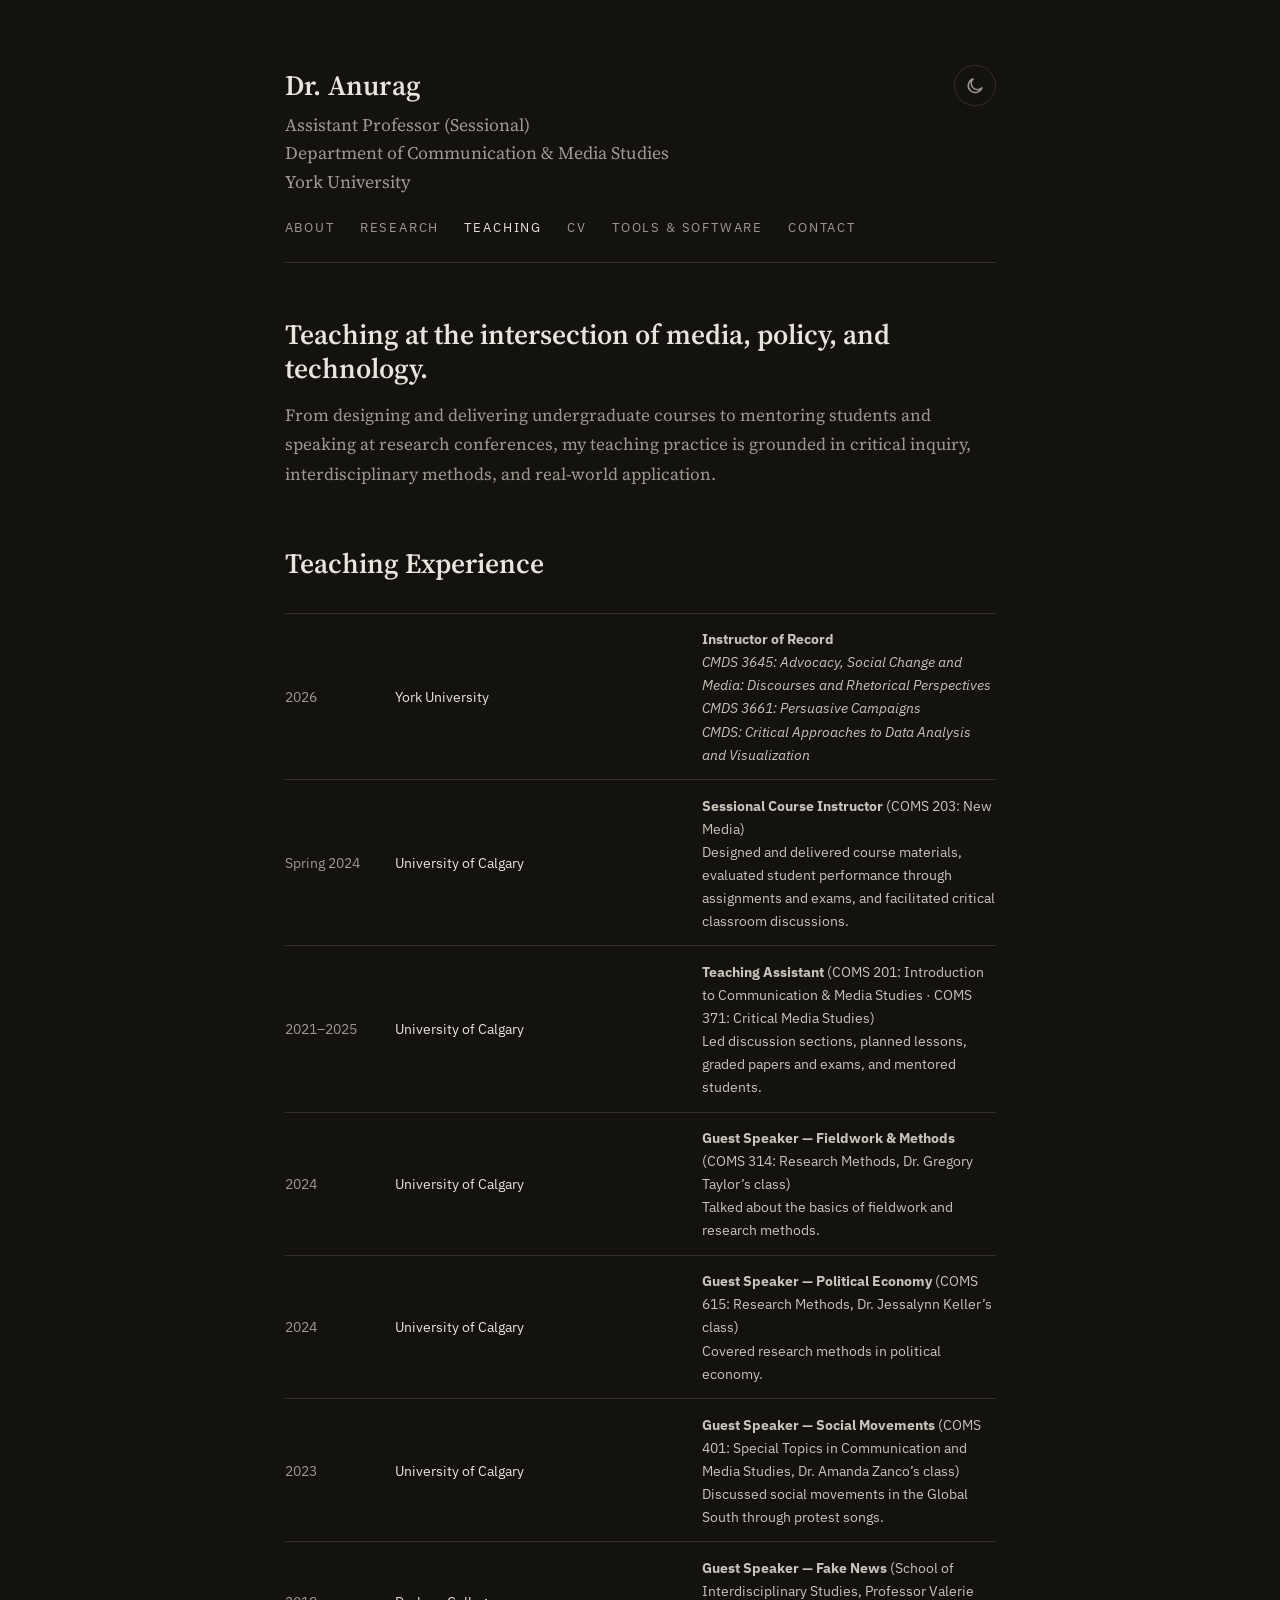
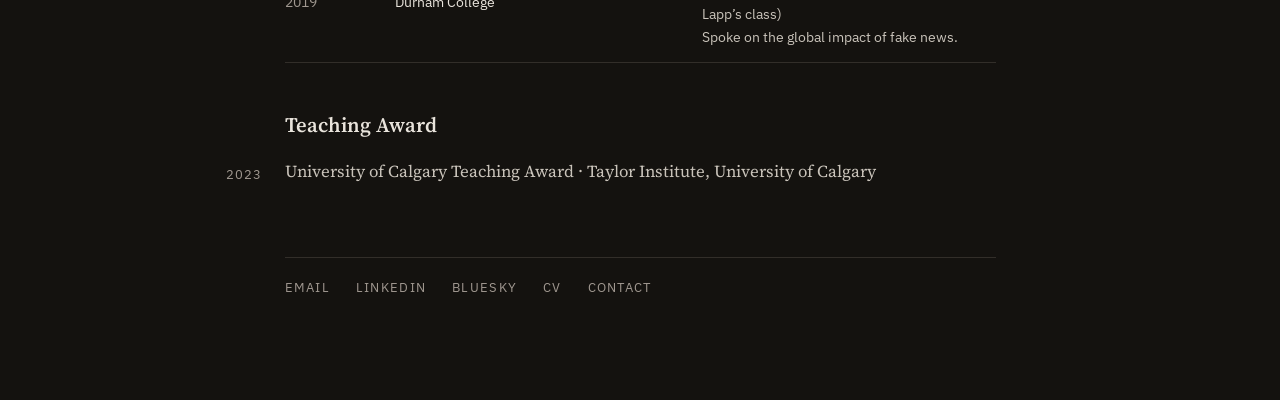
<file: teaching.html>
<!DOCTYPE html>
<html lang="en">
<head>
  <meta charset="utf-8">
  <meta name="viewport" content="width=device-width, initial-scale=1">
  <title>Teaching — Dr. Anurag</title>
  <meta name="description" content="Teaching by Anurag at the intersection of media, policy, and technology — sessional instruction, guest lectures, and teaching assistantship at the University of Calgary.">
  <link rel="icon" type="image/png" href="assets/favicon.png?v=2">
  <link rel="preconnect" href="https://fonts.googleapis.com">
  <link rel="preconnect" href="https://fonts.gstatic.com" crossorigin>
  <link href="https://fonts.googleapis.com/css2?family=IBM+Plex+Sans:wght@400;500&family=Source+Serif+4:ital,opsz,wght@0,8..60,400;0,8..60,600;1,8..60,400&display=swap" rel="stylesheet">
  <link rel="stylesheet" href="assets/css/style.css">
  <script>
    try {
      var t = localStorage.getItem('anurag-theme');
      if (t === 'light' || t === 'dark') document.documentElement.setAttribute('data-theme', t);
    } catch (e) {}
  </script>
</head>
<body>
  <div class="page">
    <header class="masthead">
      <div class="masthead-top">
        <h1><a href="index.html">Dr. Anurag</a></h1>
        <button class="theme-toggle" id="theme-toggle" type="button" aria-label="Switch to light theme">
          <svg class="icon-sun" viewBox="0 0 24 24" fill="none" stroke="currentColor" stroke-width="1.8" stroke-linecap="round" aria-hidden="true">
            <circle cx="12" cy="12" r="4.2"></circle>
            <path d="M12 2.6v2.2M12 19.2v2.2M4.2 4.2l1.6 1.6M18.2 18.2l1.6 1.6M2.6 12h2.2M19.2 12h2.2M4.2 19.8l1.6-1.6M18.2 5.8l1.6-1.6"></path>
          </svg>
          <svg class="icon-moon" viewBox="0 0 24 24" fill="none" stroke="currentColor" stroke-width="1.8" stroke-linecap="round" stroke-linejoin="round" aria-hidden="true">
            <path d="M20.5 14.3A8.5 8.5 0 1 1 9.7 3.5a6.8 6.8 0 0 0 10.8 10.8Z"></path>
          </svg>
        </button>
      </div>
      <p class="role">
        Assistant Professor (Sessional)<br>
        Department of Communication &amp; Media Studies<br>
        York University
      </p>
      <nav>
        <a href="index.html">About</a>
        <a href="research.html">Research</a>
        <a href="teaching.html" aria-current="page">Teaching</a>
        <a href="assets/Anurag%20CV.pdf">CV</a>
        <a href="software.html">Tools &amp; Software</a>
        <a href="contact.html">Contact</a>
      </nav>
    </header>

    <main>
      <h2 class="teaching-title">Teaching at the intersection of media, policy, and technology.</h2>
      <p class="section-intro"><span class="sub">From designing and delivering undergraduate courses to mentoring students and speaking at research conferences, my teaching practice is grounded in critical inquiry, interdisciplinary methods, and real-world application.</span></p>

      <section class="career" aria-labelledby="teaching-heading">
        <h2 id="teaching-heading" class="career-title">Teaching Experience</h2>
        <div class="career-list">
          <article class="career-row">
            <span class="career-date">2026</span>
            <span class="career-organization">York University</span>
            <span class="career-role">
              <strong>Instructor of Record</strong><br>
              <em>CMDS 3645: Advocacy, Social Change and Media: Discourses and Rhetorical Perspectives</em><br>
              <em>CMDS 3661: Persuasive Campaigns</em><br>
              <em>CMDS: Critical Approaches to Data Analysis and Visualization</em>
            </span>
          </article>
          <article class="career-row">
            <span class="career-date">Spring 2024</span>
            <span class="career-organization">University of Calgary</span>
            <span class="career-role">
              <strong>Sessional Course Instructor</strong> (COMS 203: New Media)<br>
              Designed and delivered course materials, evaluated student performance through assignments and exams, and facilitated critical classroom discussions.
            </span>
          </article>
          <article class="career-row">
            <span class="career-date">2021–2025</span>
            <span class="career-organization">University of Calgary</span>
            <span class="career-role">
              <strong>Teaching Assistant</strong> (COMS 201: Introduction to Communication &amp; Media Studies · COMS 371: Critical Media Studies)<br>
              Led discussion sections, planned lessons, graded papers and exams, and mentored students.
            </span>
          </article>
          <article class="career-row">
            <span class="career-date">2024</span>
            <span class="career-organization">University of Calgary</span>
            <span class="career-role">
              <strong>Guest Speaker — Fieldwork &amp; Methods</strong> (COMS 314: Research Methods, Dr. Gregory Taylor’s class)<br>
              Talked about the basics of fieldwork and research methods.
            </span>
          </article>
          <article class="career-row">
            <span class="career-date">2024</span>
            <span class="career-organization">University of Calgary</span>
            <span class="career-role">
              <strong>Guest Speaker — Political Economy</strong> (COMS 615: Research Methods, Dr. Jessalynn Keller’s class)<br>
              Covered research methods in political economy.
            </span>
          </article>
          <article class="career-row">
            <span class="career-date">2023</span>
            <span class="career-organization">University of Calgary</span>
            <span class="career-role">
              <strong>Guest Speaker — Social Movements</strong> (COMS 401: Special Topics in Communication and Media Studies, Dr. Amanda Zanco’s class)<br>
              Discussed social movements in the Global South through protest songs.
            </span>
          </article>
          <article class="career-row">
            <span class="career-date">2019</span>
            <span class="career-organization">Durham College</span>
            <span class="career-role">
              <strong>Guest Speaker — Fake News</strong> (School of Interdisciplinary Studies, Professor Valerie Lapp’s class)<br>
              Spoke on the global impact of fake news.
            </span>
          </article>
        </div>
      </section>

      <h2>Teaching Award</h2>
      <article class="entry">
        <span class="date">2023</span>
        <p class="byline">University of Calgary Teaching Award · Taylor Institute, University of Calgary</p>
      </article>
    </main>

    <footer>
      <div class="footer-links">
        <a href="mailto:anurag1@yorku.ca">Email</a>
        <a href="https://www.linkedin.com/in/researchgap" target="_blank" rel="noopener">LinkedIn</a>
        <a href="https://bsky.app/profile/researchgap.bsky.social" target="_blank" rel="noopener">Bluesky</a>
        <a href="assets/Anurag%20CV.pdf">CV</a>
        <a href="contact.html">Contact</a>
      </div>
    </footer>
  </div>
  <script src="assets/js/theme.js"></script>
</body>
</html>
</file>
<file: assets/css/style.css>
/* ============================================================
   Anurag — academic portfolio
   Minimal academic aesthetic: serif type, warm paper, muted
   brick accent, thin rules, generous spacing.
   Dark (near-black) is the default theme; light via toggle.
   ============================================================ */

/* Fonts (Source Serif 4, IBM Plex Sans) are loaded from Google Fonts
   in each page's <head> for simplicity and offline-safe fallbacks. */

:root {
  --serif: "Source Serif 4", Charter, Georgia, serif;
  --sans: "IBM Plex Sans", system-ui, sans-serif;
  color-scheme: dark;
}

/* Dark (default) */
:root,
:root[data-theme="dark"] {
  --ink: #e9e4dc;
  --paper: #14120f;
  --paper-raise: #1c1916;
  --accent: #e08f7a;
  --muted: #a09890;
  --rule: #322e29;
  --underline: #8a5c50;
  --abstract: #c9c3ba;
  --select: #4a2f28;
  --shadow: rgba(0, 0, 0, 0.5);
  color-scheme: dark;
}

:root[data-theme="light"] {
  --ink: #1a1a1a;
  --paper: #fffefc;
  --paper-raise: #faf7f2;
  --accent: #8a2f22;
  --muted: #6f6a64;
  --rule: #e7e2da;
  --underline: #c9a49e;
  --abstract: #3a3733;
  --select: #f3dcd6;
  --shadow: rgba(26, 22, 18, 0.08);
  color-scheme: light;
}

* { box-sizing: border-box; }

html {
  font-size: 18px;
  scroll-behavior: smooth;
}

body {
  margin: 0;
  background: var(--paper);
  color: var(--ink);
  font-family: var(--serif);
  line-height: 1.6;
  -webkit-font-smoothing: antialiased;
  text-rendering: optimizeLegibility;
  transition: background-color 0.35s ease, color 0.35s ease;
}

.page {
  max-width: 42rem;
  margin: 0 auto;
  padding: 3.5rem 1.25rem 5rem;
}

/* ---------- Masthead ---------- */
.masthead { margin-bottom: 3rem; }

.masthead-top {
  display: flex;
  align-items: flex-start;
  justify-content: space-between;
  gap: 1rem;
}

.masthead h1 {
  font-size: 1.55rem;
  font-weight: 600;
  letter-spacing: 0.01em;
  margin: 0 0 0.2rem;
}

.masthead h1 a { color: var(--ink); text-decoration: none; }

.masthead .role {
  font-size: 0.98rem;
  color: var(--muted);
  margin: 0 0 1.1rem;
}

.masthead nav {
  font-family: var(--sans);
  font-size: 0.72rem;
  letter-spacing: 0.14em;
  text-transform: uppercase;
  border-bottom: 1px solid var(--rule);
  padding-bottom: 1.1rem;
  display: flex;
  flex-wrap: wrap;
  gap: 0.15rem 0;
}

.masthead nav a {
  color: var(--muted);
  text-decoration: none;
  margin-right: 1.4rem;
  padding: 0.15rem 0;
  transition: color 0.18s ease;
}

.masthead nav a:hover { color: var(--accent); }
.masthead nav a[aria-current="page"] { color: var(--ink); }

/* ---------- Theme toggle ---------- */
.theme-toggle {
  flex: none;
  display: inline-flex;
  align-items: center;
  justify-content: center;
  width: 2.3rem;
  height: 2.3rem;
  margin-top: 0.1rem;
  background: transparent;
  color: var(--muted);
  border: 1px solid var(--rule);
  border-radius: 999px;
  cursor: pointer;
  transition: color 0.18s ease, border-color 0.18s ease, transform 0.25s ease;
}

.theme-toggle:hover {
  color: var(--accent);
  border-color: var(--underline);
}

.theme-toggle:active { transform: scale(0.94); }

.theme-toggle svg { width: 1.1rem; height: 1.1rem; display: block; }
.theme-toggle .icon-sun { display: none; }
.theme-toggle .icon-moon { display: block; }
:root[data-theme="light"] .theme-toggle .icon-sun { display: block; }
:root[data-theme="light"] .theme-toggle .icon-moon { display: none; }

/* ---------- Typography ---------- */
h2 {
  font-size: 1.15rem;
  font-weight: 600;
  margin: 2.6rem 0 0.9rem;
}
h2:first-of-type { margin-top: 0; }

h3 { font-size: 1.02rem; font-weight: 600; margin: 0 0 0.15rem; }

p { margin: 0 0 1.05rem; }

a {
  color: var(--accent);
  text-decoration: underline;
  text-decoration-thickness: 1px;
  text-underline-offset: 2.5px;
  text-decoration-color: var(--underline);
  transition: text-decoration-color 0.18s ease;
}
a:hover { text-decoration-color: var(--accent); }

/* ---------- Hero / intro ---------- */
.hero {
  display: grid;
  grid-template-columns: 1fr;
  gap: 1.75rem;
  align-items: start;
  margin-bottom: 0.5rem;
}

.hero-portrait {
  width: 7.5rem;
  height: 7.5rem;
  border-radius: 999px;
  object-fit: cover;
  border: 1px solid var(--rule);
  filter: grayscale(18%);
  box-shadow: 0 0 0 4px var(--paper), 0 0 0 5px var(--rule);
}

.hero-intro p,
.skill-card p { font-size: 0.88rem; }
.hero-intro p:last-child { margin-bottom: 0; }

.lede em { font-style: italic; }

/* ---------- Homepage skills ---------- */
.skills { margin-top: 2.6rem; }
.skills-grid {
  display: grid;
  grid-template-columns: 1fr;
  gap: 1.5rem;
}
.skill-card {
  border-top: 1px solid var(--rule);
  padding-top: 0.8rem;
}
.skill-card h3 {
  font-size: 1rem;
  margin: 0 0 0.65rem;
}
.skill-card p {
  color: var(--ink);
  margin: 0;
}

/* ---------- Homepage career history ---------- */
.career { margin-top: 3.2rem; }
.career-title {
  font-size: 1.55rem;
  line-height: 1.25;
  margin: 0 0 1.8rem;
}
.career-row {
  display: grid;
  grid-template-columns: 5.4rem minmax(0, 1fr);
  gap: 0.25rem 0.6rem;
  padding: 0.75rem 0;
  border-top: 1px solid var(--rule);
  font-family: var(--sans);
  font-size: 0.8rem;
}
.career-row:last-child { border-bottom: 1px solid var(--rule); }
.career-date {
  grid-row: span 2;
  color: var(--muted);
}
.career-organization { color: var(--ink); }
.career-role { color: var(--abstract); }

/* ---------- Homepage awards ---------- */
.awards { margin-top: 3.2rem; }
.awards-list { border-top: 1px solid var(--rule); }
.award-row {
  display: grid;
  grid-template-columns: 4.8rem minmax(0, 1fr);
  gap: 0.25rem 0.6rem;
  align-items: start;
  padding: 0.65rem 0;
  border-bottom: 1px solid var(--rule);
  font-family: var(--sans);
  font-size: 0.78rem;
}
.award-date { color: var(--muted); }
.award-name { color: var(--ink); }
.award-amount {
  grid-column: 2;
  color: var(--muted);
}

/* ---------- Homepage university service ---------- */
.university-services { margin-top: 3.2rem; }
.service-list { border-top: 1px solid var(--rule); }
.service-row {
  display: grid;
  grid-template-columns: 7rem minmax(0, 1fr);
  gap: 0.35rem 0.75rem;
  padding: 0.8rem 0;
  border-bottom: 1px solid var(--rule);
  font-family: var(--sans);
  font-size: 0.8rem;
}
.service-date {
  grid-row: span 2;
  color: var(--muted);
}
.service-role {
  color: var(--ink);
  margin: 0 0 0.25rem;
}
.service-institution {
  color: var(--muted);
  font-size: 0.75rem;
  margin: 0;
}

/* ---------- Homepage authored news reports ---------- */
.news-reports { margin-top: 3.2rem; }
.news-report-list { border-top: 1px solid var(--rule); }
.news-report-row {
  display: grid;
  grid-template-columns: 4.2rem minmax(0, 1fr);
  gap: 0.3rem 0.75rem;
  padding: 0.75rem 0;
  border-bottom: 1px solid var(--rule);
  font-family: var(--sans);
  font-size: 0.8rem;
}
.news-report-date { color: var(--muted); }
.news-report-title {
  color: var(--ink);
  line-height: 1.5;
  margin: 0;
}
.news-report-source {
  grid-column: 2;
  color: var(--muted);
  font-size: 0.74rem;
}

/* ---------- Cards (skills / interests) ---------- */
.cards {
  display: grid;
  grid-template-columns: 1fr;
  gap: 1px;
  background: var(--rule);
  border: 1px solid var(--rule);
  border-radius: 3px;
  overflow: hidden;
  margin: 1.5rem 0 0.5rem;
}

.card {
  background: var(--paper);
  padding: 1.35rem 1.4rem 1.5rem;
  transition: background-color 0.2s ease;
}
.card:hover { background: var(--paper-raise); }

.card-kicker {
  font-family: var(--sans);
  font-size: 0.68rem;
  letter-spacing: 0.12em;
  text-transform: uppercase;
  color: var(--muted);
  margin: 0 0 0.5rem;
}

.card h3 {
  font-size: 1.05rem;
  margin: 0 0 0.4rem;
}

.card p {
  font-size: 0.93rem;
  color: var(--abstract);
  margin: 0;
}

/* ---------- Dated entries ---------- */
.entry { position: relative; margin: 0 0 1.6rem; }

.entry .date {
  font-family: var(--sans);
  font-size: 0.7rem;
  letter-spacing: 0.08em;
  text-transform: uppercase;
  color: var(--muted);
  display: block;
  margin-bottom: 0.15rem;
}

@media (min-width: 62rem) {
  .entry .date {
    position: absolute;
    left: -9.5rem;
    top: 0.28rem;
    width: 8.25rem;
    text-align: right;
    margin: 0;
  }
  .entry { padding-left: 0; }
}

.entry .byline {
  font-size: 0.93rem;
  color: var(--abstract);
  margin: 0 0 0.15rem;
}

.entry .venue { font-style: italic; }

.entry .note {
  font-size: 0.86rem;
  color: var(--muted);
  margin: 0.15rem 0 0;
}

.entry .note.award {
  font-family: var(--sans);
  font-size: 0.72rem;
  letter-spacing: 0.05em;
  text-transform: uppercase;
  color: var(--accent);
}

.entry .role-line {
  font-size: 0.95rem;
  margin: 0 0 0.2rem;
}

.entry ul.bullets {
  margin: 0.4rem 0 0;
  padding-left: 1.1rem;
}

.entry ul.bullets li {
  font-size: 0.93rem;
  color: var(--abstract);
  margin-bottom: 0.3rem;
}

/* ---------- Publication list ---------- */
.publication-list { margin: 0 0 2rem; }
.publication {
  display: grid;
  grid-template-columns: 3.5rem minmax(0, 1fr);
  gap: 0.6rem;
  padding: 0.75rem 0;
  border-top: 1px solid var(--rule);
}
.publication:last-child { border-bottom: 1px solid var(--rule); }
.publication .date {
  font-family: var(--sans);
  font-size: 0.78rem;
  color: var(--muted);
  padding-top: 0.05rem;
}
.publication .byline {
  font-family: var(--sans);
  font-size: 0.82rem;
  color: var(--ink);
  line-height: 1.55;
  margin: 0;
}
.publication .venue { font-style: normal; }
.publication .note { margin-top: 0.25rem; }

/* ---------- Conference presentations ---------- */
.conference-list {
  margin: 0 0 2rem;
  border-top: 1px solid var(--rule);
}
.conference-row {
  display: grid;
  grid-template-columns: 3.5rem minmax(0, 1fr);
  gap: 0.35rem 0.6rem;
  align-items: start;
  padding: 0.7rem 0;
  border-bottom: 1px solid var(--rule);
  font-family: var(--sans);
  font-size: 0.8rem;
}
.conference-row .date {
  color: var(--muted);
}
.conference-title {
  color: var(--ink);
  line-height: 1.5;
  margin: 0;
}
.conference-venue {
  grid-column: 2;
  color: var(--muted);
  text-align: left;
}
.conference-note {
  color: var(--muted);
  font-size: 0.75rem;
  line-height: 1.5;
  margin: 0.2rem 0 0;
}

/* ---------- Section intro ---------- */
.section-intro {
  font-size: 1.02rem;
  margin-bottom: 1.6rem;
}
.section-intro .sub { color: var(--muted); font-size: 0.95rem; }

/* ---------- Teaching experience ---------- */
.teaching-title {
  font-size: 1.55rem;
  line-height: 1.25;
  margin: 0 0 0.75rem;
}
.teaching-grid {
  display: grid;
  grid-template-columns: 1fr;
  gap: 1.8rem 2.2rem;
  margin: 3rem 0 2.5rem;
}
.teaching-entry {
  min-width: 0;
  border-top: 1px solid var(--rule);
  padding-top: 0.7rem;
}
.teaching-entry h3 {
  font-family: var(--sans);
  font-size: 0.82rem;
  font-weight: 500;
  margin: 0 0 0.7rem;
}
.teaching-entry .byline {
  font-size: 0.9rem;
  color: var(--abstract);
  margin: 0 0 0.35rem;
}
.teaching-entry .note {
  font-size: 0.86rem;
  color: var(--muted);
  margin: 0;
}

/* ---------- Lists ---------- */
ul { padding-left: 1.1rem; margin: 0 0 1.05rem; }
li { margin-bottom: 0.35rem; }

/* ---------- CV download ---------- */
.cv-actions { margin: 0.5rem 0 0; }
.cv-button {
  display: inline-block;
  font-family: var(--sans);
  font-size: 0.72rem;
  letter-spacing: 0.08em;
  text-transform: uppercase;
  color: var(--accent);
  border: 1px solid var(--underline);
  border-radius: 2px;
  padding: 0.5rem 0.9rem;
  text-decoration: none;
  transition: background-color 0.2s ease, border-color 0.2s ease;
}
.cv-button:hover {
  background: var(--select);
  border-color: var(--accent);
  text-decoration: none;
}

/* ---------- Contact ---------- */
.contact-list { list-style: none; padding: 0; margin: 0; }
.contact-list li {
  display: flex;
  flex-wrap: wrap;
  gap: 0.5rem 1rem;
  padding: 0.75rem 0;
  border-bottom: 1px solid var(--rule);
  margin: 0;
  font-size: 0.98rem;
}
.contact-list .label {
  font-family: var(--sans);
  font-size: 0.7rem;
  letter-spacing: 0.1em;
  text-transform: uppercase;
  color: var(--muted);
  min-width: 6.5rem;
  padding-top: 0.3rem;
}

/* ---------- Footer ---------- */
footer {
  margin-top: 4rem;
  padding-top: 1.1rem;
  border-top: 1px solid var(--rule);
  font-family: var(--sans);
  font-size: 0.72rem;
  letter-spacing: 0.1em;
  text-transform: uppercase;
  color: var(--muted);
}

footer .footer-links { margin-bottom: 0.6rem; }
footer a {
  color: var(--muted);
  text-decoration: none;
  margin-right: 1.2rem;
  transition: color 0.18s ease;
}
footer a:hover { color: var(--accent); }
footer .copyright { letter-spacing: 0.06em; text-transform: none; }

::selection { background: var(--select); }

:focus-visible { outline: 2px solid var(--accent); outline-offset: 2px; }

/* ---------- Responsive ---------- */
@media (min-width: 40rem) {
  .cards { grid-template-columns: 1fr 1fr; }
  .skills-grid { grid-template-columns: 1fr 1fr; }
  .teaching-grid { grid-template-columns: 1fr 1fr; }
  .career-row {
    grid-template-columns: 5.4rem minmax(0, 1fr) minmax(9rem, 1fr);
    align-items: center;
    gap: 0.75rem;
  }
  .career-date { grid-row: auto; }
  .award-row { grid-template-columns: 4.8rem minmax(0, 1fr) 5rem; }
  .award-amount {
    grid-column: auto;
    text-align: right;
  }
  .service-row {
    grid-template-columns: 10rem minmax(0, 1fr);
    gap: 0.75rem;
  }
  .service-date { grid-row: auto; }
  .news-report-row {
    grid-template-columns: 4.8rem minmax(0, 1fr) minmax(9rem, auto);
    gap: 0.75rem;
    align-items: center;
  }
  .news-report-source {
    grid-column: auto;
    text-align: right;
  }
  .conference-row {
    grid-template-columns: 4.8rem minmax(0, 1fr) minmax(8rem, 14rem);
    gap: 0.6rem;
    align-items: center;
  }
  .conference-venue {
    grid-column: auto;
    text-align: right;
  }
  .conference-note { grid-column: auto; }
}

@media (min-width: 62rem) {
  .skills-grid { grid-template-columns: repeat(4, minmax(0, 1fr)); }
}

@media (min-width: 30rem) {
  .hero {
    grid-template-columns: auto 1fr;
    gap: 2rem;
  }
}

@media (max-width: 30rem) {
  html { font-size: 17px; }
  .masthead nav a { margin-right: 1.1rem; }
  .contact-list .label { min-width: 100%; }
}

@media (prefers-reduced-motion: reduce) {
  * { animation: none !important; transition: none !important; }
  html { scroll-behavior: auto; }
}

/* ---------- Print (CV) ---------- */
@media print {
  :root, :root[data-theme="dark"], :root[data-theme="light"] {
    --ink: #000; --paper: #fff; --muted: #444; --rule: #ccc;
    --abstract: #222; --accent: #7a2016; --underline: #999;
  }
  body { font-size: 11pt; }
  .theme-toggle, .masthead nav, footer .footer-links, .cv-actions { display: none !important; }
  .page { max-width: none; padding: 0; }
  a { text-decoration: none; color: inherit; }
}
</file>
